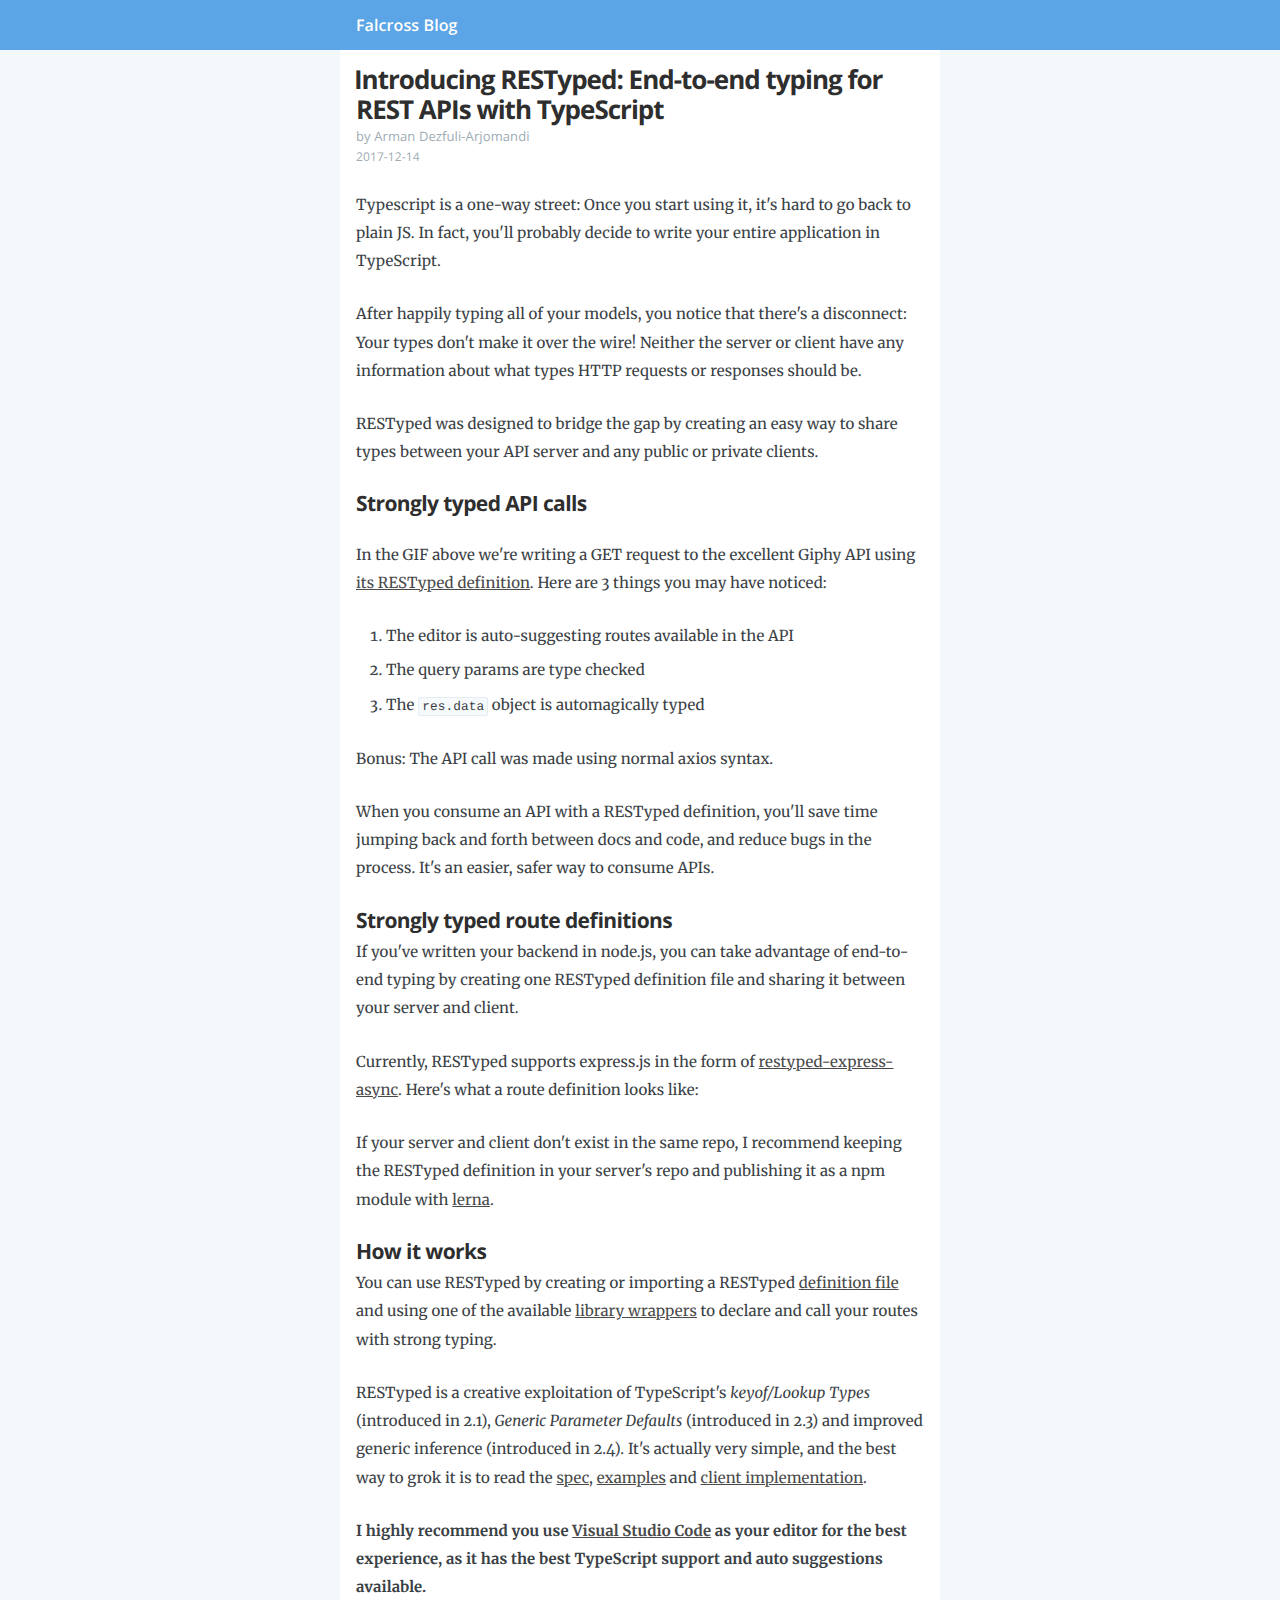
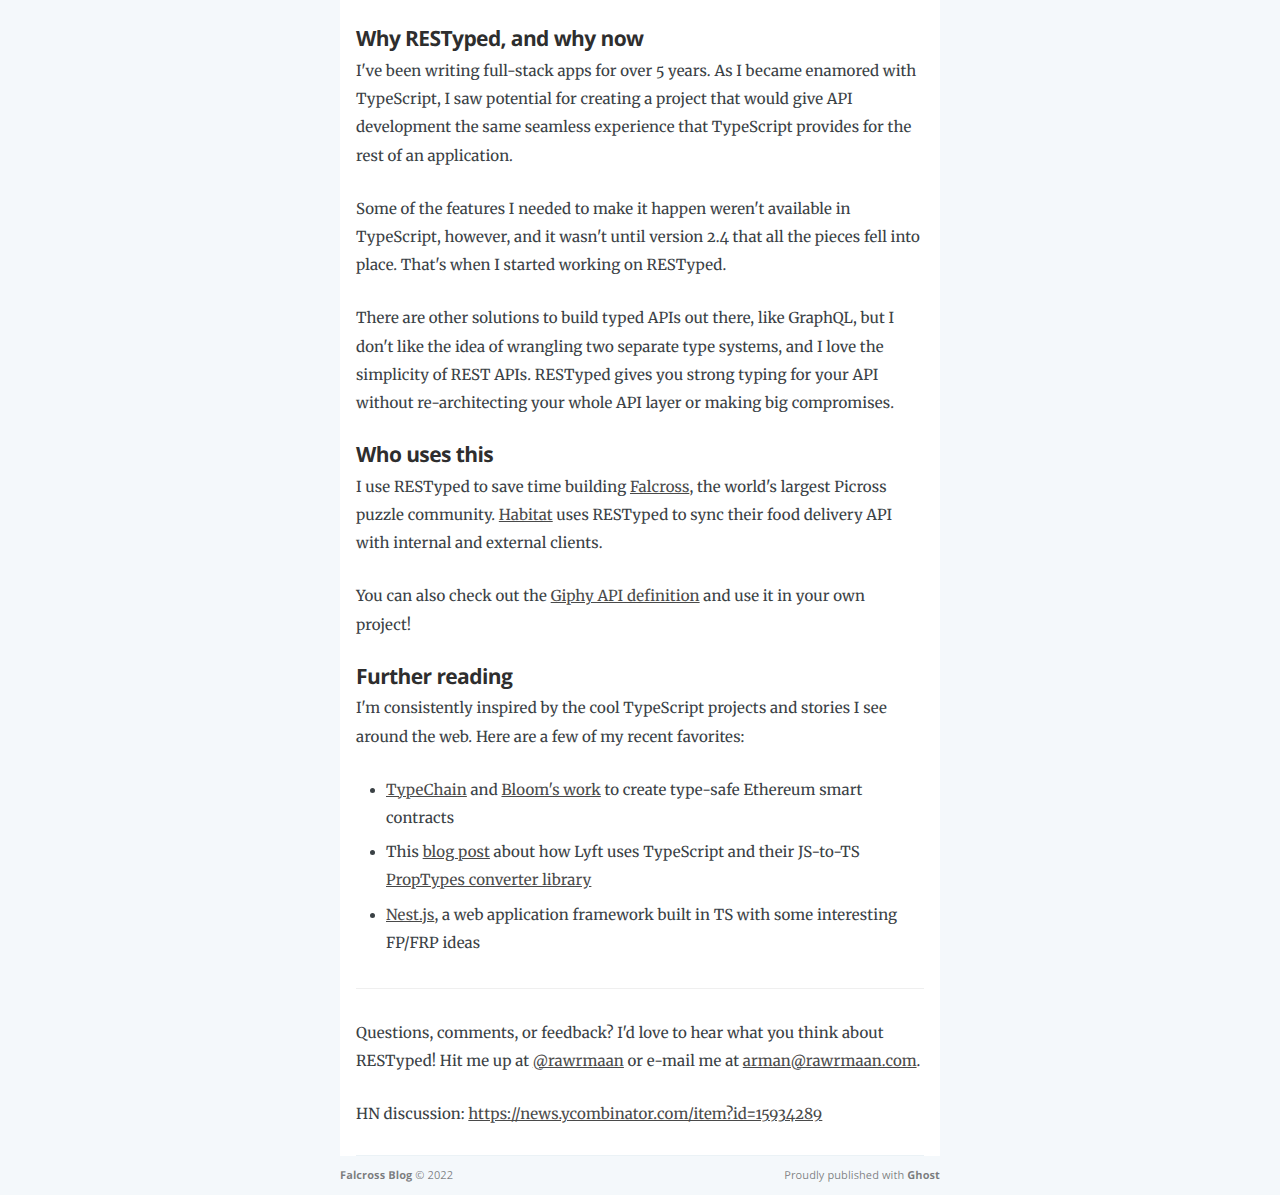
<file: introducing-restyped-end-to-end-typing-for-rest-apis-with-typescript/amp/index.html>
<!DOCTYPE html>
<html ⚡>
<head>
    <meta charset="utf-8">

    <title>Introducing RESTyped: End-to-end typing for REST APIs with TypeScript</title>
    <meta name="description" content="" />

    <meta name="HandheldFriendly" content="True" />
    <meta name="viewport" content="width=device-width,minimum-scale=1,initial-scale=1">

    <link rel="shortcut icon" href="../../favicon.ico">

    <link rel="canonical" href="../index.html" />
    <meta name="referrer" content="no-referrer-when-downgrade" />
    
    <meta property="og:site_name" content="Falcross Blog" />
    <meta property="og:type" content="article" />
    <meta property="og:title" content="Introducing RESTyped: End-to-end typing for REST APIs with TypeScript" />
    <meta property="og:description" content="Typescript is a one-way street: Once you start using it, it&#x27;s hard to go back to plain JS. In fact, you&#x27;ll probably decide to write your entire application in TypeScript. After happily typing all of your models, you notice that there&#x27;s a disconnect: Your types don&#x27;t make it over the" />
    <meta property="og:url" content="https://blog.falcross.com/introducing-restyped-end-to-end-typing-for-rest-apis-with-typescript/" />
    <meta property="article:published_time" content="2017-12-14T18:52:00.000Z" />
    <meta property="article:modified_time" content="2017-12-18T16:58:53.000Z" />
    <meta property="article:author" content="https://www.facebook.com/armana" />
    <meta name="twitter:card" content="summary" />
    <meta name="twitter:title" content="Introducing RESTyped: End-to-end typing for REST APIs with TypeScript" />
    <meta name="twitter:description" content="Typescript is a one-way street: Once you start using it, it&#x27;s hard to go back to plain JS. In fact, you&#x27;ll probably decide to write your entire application in TypeScript. After happily typing all of your models, you notice that there&#x27;s a disconnect: Your types don&#x27;t make it over the" />
    <meta name="twitter:url" content="https://blog.falcross.com/introducing-restyped-end-to-end-typing-for-rest-apis-with-typescript/" />
    <meta name="twitter:label1" content="Written by" />
    <meta name="twitter:data1" content="Arman Dezfuli-Arjomandi" />
    <meta name="twitter:creator" content="@rawrmaan" />
    
    <script type="application/ld+json">
{
    "@context": "https://schema.org",
    "@type": "Article",
    "publisher": {
        "@type": "Organization",
        "name": "Falcross Blog",
        "logo": "https://www.falcross.com/static/images/logo-blog.png"
    },
    "author": {
        "@type": "Person",
        "name": "Arman Dezfuli-Arjomandi",
        "image": {
            "@type": "ImageObject",
            "url": "//www.gravatar.com/avatar/b2ef4ee4f90da54c5ad156e14d2cd6a5?s=250&d=mm&r=x",
            "width": 250,
            "height": 250
        },
        "url": "https://blog.falcross.com/author/arman/",
        "sameAs": [
            "https://www.rawrmaan.com/",
            "https://www.facebook.com/armana",
            "https://twitter.com/rawrmaan"
        ]
    },
    "headline": "Introducing RESTyped: End-to-end typing for REST APIs with TypeScript",
    "url": "https://blog.falcross.com/introducing-restyped-end-to-end-typing-for-rest-apis-with-typescript/",
    "datePublished": "2017-12-14T18:52:00.000Z",
    "dateModified": "2017-12-18T16:58:53.000Z",
    "description": "Typescript is a one-way street: Once you start using it, it&#x27;s hard to go back to plain JS. In fact, you&#x27;ll probably decide to write your entire application in TypeScript. After happily typing all of your models, you notice that there&#x27;s a disconnect: Your types don&#x27;t make it over the",
    "mainEntityOfPage": {
        "@type": "WebPage",
        "@id": "https://blog.falcross.com"
    }
}
    </script>

    <meta name="generator" content="Ghost 0.11" />
    <link rel="alternate" type="application/rss+xml" title="Falcross Blog" href="../../rss/index.html" />

    <link rel="stylesheet" type="text/css" href="https://fonts.googleapis.com/css?family=Merriweather:300,700,700italic,300italic|Open+Sans:700,600,400" />
    <style amp-custom>
        /* ==========================================================================
           Table of Contents
           ========================================================================== */

        /*

            0. Normalize
            1. General
            2. Utilities
            3. AMP Post
            4. Footer

        */

        /* ==========================================================================
           0. normalize.css v3.0.3 | MIT License | git.io/normalize | (minified)
           ========================================================================== */

        html {
            font-family: sans-serif;

            -ms-text-size-adjust: 100%;
            -webkit-text-size-adjust: 100%;
        }
        body {
            margin: 0;
        }
        article,
        aside,
        details,
        figcaption,
        figure,
        footer,
        header,
        main,
        menu,
        nav,
        section,
        summary {
            display: block;
        }
        audio,
        canvas,
        progress,
        video {
            display: inline-block;
            vertical-align: baseline;
        }
        audio:not([controls]) {
            display: none;
            height: 0;
        }
        [hidden],
        template {
            display: none;
        }
        a {
            background-color: transparent;
        }
        a:active,
        a:hover {
            outline: 0;
        }
        abbr[title] {
            border-bottom: 1px dotted;
        }
        b,
        strong {
            font-weight: bold;
        }
        dfn {
            font-style: italic;
        }
        h1 {
            margin: 0.67em 0;
            font-size: 2em;
        }
        mark {
            background: #ff0;
            color: #000;
        }
        small {
            font-size: 80%;
        }
        sub,
        sup {
            position: relative;
            vertical-align: baseline;
            font-size: 75%;
            line-height: 0;
        }
        sup {
            top: -0.5em;
        }
        sub {
            bottom: -0.25em;
        }
        img {
            border: 0;
        }
        amp-img {
            border: 0;
        }
        svg:not(:root) {
            overflow: hidden;
        }
        figure {
            margin: 1em 40px;
        }
        hr {
            box-sizing: content-box;
            height: 0;
        }
        pre {
            overflow: auto;
        }
        code,
        kbd,
        pre,
        samp {
            font-family: monospace, monospace;
            font-size: 1em;
        }
        button,
        input,
        optgroup,
        select,
        textarea {
            margin: 0;
            color: inherit;
            font: inherit;
        }
        button {
            overflow: visible;
        }
        button,
        select {
            text-transform: none;
        }
        button,
        html input[type="button"],
        input[type="reset"],
        input[type="submit"] {
            cursor: pointer;

            -webkit-appearance: button;
        }
        button[disabled],
        html input[disabled] {
            cursor: default;
        }
        button::-moz-focus-inner,
        input::-moz-focus-inner {
            padding: 0;
            border: 0;
        }
        input {
            line-height: normal;
        }
        input[type="checkbox"],
        input[type="radio"] {
            box-sizing: border-box;
            padding: 0;
        }
        input[type="number"]::-webkit-inner-spin-button,
        input[type="number"]::-webkit-outer-spin-button {
            height: auto;
        }
        input[type="search"] {
            -webkit-appearance: textfield;
        }
        input[type="search"]::-webkit-search-cancel-button,
        input[type="search"]::-webkit-search-decoration {
            -webkit-appearance: none;
        }
        fieldset {
            margin: 0 2px;
            padding: 0.35em 0.625em 0.75em;
            border: 1px solid #c0c0c0;
        }
        legend {
            padding: 0;
            border: 0;
        }
        textarea {
            overflow: auto;
        }
        optgroup {
            font-weight: bold;
        }
        table {
            border-spacing: 0;
            border-collapse: collapse;
        }
        td,
        th {
            padding: 0;
        }


        /* ==========================================================================
           1. General - Setting up some base styles
           ========================================================================== */

        html {
            max-height: 100%;
            height: 100%;
            font-size: 62.5%;

            -webkit-tap-highlight-color: rgba(0, 0, 0, 0);
        }

        body {
            max-height: 100%;
            height: 100%;
            color: #3a4145;
            background: #f4f8fb;
            letter-spacing: 0.01rem;
            font-family: "Merriweather", serif;
            font-size: 1.8rem;
            line-height: 1.75em;
            text-rendering: geometricPrecision;

            -webkit-font-feature-settings: "kern" 1;
            -moz-font-feature-settings: "kern" 1;
            -o-font-feature-settings: "kern" 1;
        }

        ::-moz-selection {
            background: #d6edff;
        }

        ::selection {
            background: #d6edff;
        }

        h1,
        h2,
        h3,
        h4,
        h5,
        h6 {
            margin: 0 0 0.3em 0;
            color: #2e2e2e;
            font-family: "Open Sans", sans-serif;
            line-height: 1.15em;
            text-rendering: geometricPrecision;

            -webkit-font-feature-settings: "dlig" 1, "liga" 1, "lnum" 1, "kern" 1;
            -moz-font-feature-settings: "dlig" 1, "liga" 1, "lnum" 1, "kern" 1;
            -o-font-feature-settings: "dlig" 1, "liga" 1, "lnum" 1, "kern" 1;
        }

        h1 {
            text-indent: -2px;
            letter-spacing: -1px;
            font-size: 2.6rem;
        }

        h2 {
            letter-spacing: 0;
            font-size: 2.4rem;
        }

        h3 {
            letter-spacing: -0.6px;
            font-size: 2.1rem;
        }

        h4 {
            font-size: 1.9rem;
        }

        h5 {
            font-size: 1.8rem;
        }

        h6 {
            font-size: 1.8rem;
        }

        a {
            color: #4a4a4a;
        }

        a:hover {
            color: #111;
        }

        p,
        ul,
        ol,
        dl {
            margin: 0 0 2.5rem 0;
            font-size: 1.5rem;
            text-rendering: geometricPrecision;

            -webkit-font-feature-settings: "liga" 1, "onum" 1, "kern" 1;
            -moz-font-feature-settings: "liga" 1, "onum" 1, "kern" 1;
            -o-font-feature-settings: "liga" 1, "onum" 1, "kern" 1;
        }

        ol,
        ul {
            padding-left: 2em;
        }

        ol ol,
        ul ul,
        ul ol,
        ol ul {
            margin: 0 0 0.4em 0;
            padding-left: 2em;
        }

        dl dt {
            float: left;
            clear: left;
            overflow: hidden;
            margin-bottom: 1em;
            width: 180px;
            text-align: right;
            text-overflow: ellipsis;
            white-space: nowrap;
            font-weight: 700;
        }

        dl dd {
            margin-bottom: 1em;
            margin-left: 200px;
        }

        li {
            margin: 0.4em 0;
        }

        li li {
            margin: 0;
        }

        hr {
            display: block;
            margin: 1.75em 0;
            padding: 0;
            height: 1px;
            border: 0;
            border-top: #efefef 1px solid;
        }

        blockquote {
            box-sizing: border-box;
            margin: 1.75em 0 1.75em 0;
            padding: 0 0 0 1.75em;
            border-left: #4a4a4a 0.4em solid;

            -moz-box-sizing: border-box;
        }

        blockquote p {
            margin: 0.8em 0;
            font-style: italic;
        }

        blockquote small {
            display: inline-block;
            margin: 0.8em 0 0.8em 1.5em;
            color: #ccc;
            font-size: 0.9em;
        }

        blockquote small:before {
            content: "\2014 \00A0";
        }

        blockquote cite {
            font-weight: 700;
        }

        blockquote cite a {
            font-weight: normal;
        }

        mark {
            background-color: #fdffb6;
        }

        code,
        tt {
            padding: 1px 3px;
            border: #e3edf3 1px solid;
            background: #f7fafb;
            border-radius: 2px;
            white-space: pre-wrap;
            font-family: Inconsolata, monospace, sans-serif;
            font-size: 0.85em;
            font-feature-settings: "liga" 0;

            -webkit-font-feature-settings: "liga" 0;
            -moz-font-feature-settings: "liga" 0;
        }

        pre {
            overflow: auto;
            box-sizing: border-box;
            margin: 0 0 1.75em 0;
            padding: 10px;
            width: 100%;
            border: #e3edf3 1px solid;
            background: #f7fafb;
            border-radius: 3px;
            white-space: pre;
            font-family: Inconsolata, monospace, sans-serif;
            font-size: 0.9em;

            -moz-box-sizing: border-box;
        }

        pre code,
        pre tt {
            padding: 0;
            border: none;
            background: transparent;
            white-space: pre-wrap;
            font-size: inherit;
        }

        kbd {
            display: inline-block;
            margin-bottom: 0.4em;
            padding: 1px 8px;
            border: #ccc 1px solid;
            background: #f4f4f4;
            border-radius: 4px;
            box-shadow: 0 1px 0 rgba(0, 0, 0, 0.2),
            0 1px 0 0 #fff inset;
            color: #666;
            text-shadow: #fff 0 1px 0;
            font-size: 0.9em;
            font-weight: 700;
        }

        table {
            box-sizing: border-box;
            margin: 1.75em 0;
            max-width: 100%;
            width: 100%;
            background-color: transparent;

            -moz-box-sizing: border-box;
        }

        table th,
        table td {
            padding: 8px;
            border-top: #efefef 1px solid;
            vertical-align: top;
            text-align: left;
            line-height: 20px;
        }

        table th {
            color: #000;
        }

        table caption + thead tr:first-child th,
        table caption + thead tr:first-child td,
        table colgroup + thead tr:first-child th,
        table colgroup + thead tr:first-child td,
        table thead:first-child tr:first-child th,
        table thead:first-child tr:first-child td {
            border-top: 0;
        }

        table tbody + tbody {
            border-top: #efefef 2px solid;
        }

        table table table {
            background-color: #fff;
        }

        table tbody > tr:nth-child(odd) > td,
        table tbody > tr:nth-child(odd) > th {
            background-color: #f6f6f6;
        }

        table.plain tbody > tr:nth-child(odd) > td,
        table.plain tbody > tr:nth-child(odd) > th {
            background: transparent;
        }

        iframe,
        amp-iframe,
        .fluid-width-video-wrapper {
            display: block;
            margin: 1.75em 0;
        }

        /* When a video is inside the fitvids wrapper, drop the
        margin on the iframe, cause it breaks stuff. */
        .fluid-width-video-wrapper iframe,
        .fluid-width-video-wrapper amp-iframe {
            margin: 0;
        }

        textarea,
        select,
        input {
            margin: 0 0 5px 0;
            padding: 6px 9px;
            width: 260px;
            outline: 0;
            border: #e7eef2 1px solid;
            background: #fff;
            border-radius: 4px;
            box-shadow: none;
            font-family: "Open Sans", sans-serif;
            font-size: 1.6rem;
            line-height: 1.4em;
            font-weight: 100;

            -webkit-appearance: none;
        }

        textarea {
            min-width: 250px;
            min-height: 80px;
            max-width: 340px;
            width: 100%;
            height: auto;
        }

        input[type="text"]:focus,
        input[type="email"]:focus,
        input[type="search"]:focus,
        input[type="tel"]:focus,
        input[type="url"]:focus,
        input[type="password"]:focus,
        input[type="number"]:focus,
        input[type="date"]:focus,
        input[type="month"]:focus,
        input[type="week"]:focus,
        input[type="time"]:focus,
        input[type="datetime"]:focus,
        input[type="datetime-local"]:focus,
        textarea:focus {
            outline: none;
            outline-width: 0;
            border: #bbc7cc 1px solid;
            background: #fff;
        }

        select {
            width: 270px;
            height: 30px;
            line-height: 30px;
        }

        /* ==========================================================================
           2. Utilities
           ========================================================================== */

        /* Clears shit */
        .clearfix:before,
        .clearfix:after {
            content: " ";
            display: table;
        }
        .clearfix:after {
            clear: both;
        }
        .clearfix {
            zoom: 1;
        }

        /* ==========================================================================
           3. AMP Post
           ========================================================================== */



        .main-header {
            position: relative;
            display: table;
            overflow: hidden;
            box-sizing: border-box;
            width: 100%;
            height: 50px;
            background: #5ba4e5 no-repeat center center;
            background-size: cover;
            text-align: left;

            -webkit-box-sizing: border-box;
            -moz-box-sizing: border-box;
        }

        .content {
            background: #fff;
            padding-top: 15px;
        }
        .blog-title,
        .content {
            margin: auto;
            max-width: 600px;
        }

        .blog-title a {
            display: block;
            padding-right: 16px;
            padding-left: 16px;
            height: 50px;
            color: #fff;
            text-decoration: none;
            font-family: "Open Sans", sans-serif;
            font-size: 16px;
            line-height: 50px;
            font-weight: 600;
        }

        .post {
            position: relative;
            margin-top: 0;
            margin-right: 16px;
            margin-left: 16px;
            padding-bottom: 0;
            max-width: 100%;
            border-bottom: #ebf2f6 1px solid;
            word-wrap: break-word;
            font-size: 0.95em;
            line-height: 1.65em;
        }

        .post-header {
            margin-bottom: 1rem;
        }

        .post-title {
            margin-bottom: 0;
        }

        .post-title a {
            text-decoration: none;
        }

        .post-meta {
            display: block;
            margin: 3px 0 0 0;
            color: #9eabb3;
            font-family: "Open Sans", sans-serif;
            font-size: 1.3rem;
            line-height: 2.2rem;
        }

        .post-meta a {
            color: #9eabb3;
            text-decoration: none;
        }

        .post-meta a:hover {
            text-decoration: underline;
        }

        .post-meta .author {
            margin: 0;
            font-size: 1.3rem;
            line-height: 1.3em;
        }

        .post-date {
            display: inline-block;
            text-transform: uppercase;
            white-space: nowrap;
            font-size: 1.2rem;
            line-height: 1.2em;
        }

        .post-image {
            margin: 0;
            padding-top: 3rem;
            padding-bottom: 30px;
            border-top: 1px #E8E8E8 solid;
        }

        /* Keep images centered, and allow images wider than the main
           text column to break out. */
        .post-content amp-img,
        .post-content amp-anim {
            /* Centers an image by (1) pushing its left edge to the
               center of its container and (2) shifting the entire image
               in the opposite direction by half its own width.
               Works for images that are larger than their containers. */
            position: relative;
            left: 50%;
            display: block;
            padding: 0;
            min-width: 0;
            max-width: 112%; /* fallback when calc doesn't work */
            width: calc(100% + 32px); /* expand with to image + margins */
            height: auto;
            transform: translateX(-50%);

            -webkit-transform: translateX(-50%); /* for Safari and iOS */
            -ms-transform: translateX(-50%); /* for IE9 */
        }

        .footnotes {
            font-size: 1.3rem;
            line-height: 1.6em;
            font-style: italic;
        }

        .footnotes li {
            margin: 0.6rem 0;
        }

        .footnotes p {
            margin: 0;
        }

        .footnotes p a:last-child {
            text-decoration: none;
        }

        /* ==========================================================================
           4. Footer - The bottom the AMP Post
           ========================================================================== */

        .site-footer {
            position: relative;
            margin: 0 auto 20px auto;
            padding: 1rem 15px;
            max-width: 600px;
            color: rgba(0,0,0,0.5);
            font-family: "Open Sans", sans-serif;
            font-size: 1.1rem;
            line-height: 1.75em;
        }

        .site-footer a {
            color: rgba(0,0,0,0.5);
            text-decoration: none;
            font-weight: bold;
        }

        .site-footer a:hover {
            border-bottom: #bbc7cc 1px solid;
        }

        .poweredby {
            display: block;
            float: right;
            width: 45%;
            text-align: right;
        }

        .copyright {
            display: block;
            float: left;
            width: 45%;
        }
    </style>

    <style amp-boilerplate>body{-webkit-animation:-amp-start 8s steps(1,end) 0s 1 normal both;-moz-animation:-amp-start 8s steps(1,end) 0s 1 normal both;-ms-animation:-amp-start 8s steps(1,end) 0s 1 normal both;animation:-amp-start 8s steps(1,end) 0s 1 normal both}@-webkit-keyframes -amp-start{from{visibility:hidden}to{visibility:visible}}@-moz-keyframes -amp-start{from{visibility:hidden}to{visibility:visible}}@-ms-keyframes -amp-start{from{visibility:hidden}to{visibility:visible}}@-o-keyframes -amp-start{from{visibility:hidden}to{visibility:visible}}@keyframes -amp-start{from{visibility:hidden}to{visibility:visible}}</style><noscript><style amp-boilerplate>body{-webkit-animation:none;-moz-animation:none;-ms-animation:none;animation:none}</style></noscript>
    <script async src="https://cdn.ampproject.org/v0.js"></script>

    <script async custom-element="amp-anim" src="https://cdn.ampproject.org/v0/amp-anim-0.1.js"></script>

</head>

<body class="amp-template">
    <header class="main-header">
        <nav class="blog-title">
            <a href="../../index.html">Falcross Blog</a>
        </nav>
    </header>

    <main class="content" role="main">
        <article class="post">

            <header class="post-header">
                <h1 class="post-title">Introducing RESTyped: End-to-end typing for REST APIs with TypeScript</h1>
                <section class="post-meta">
                    <p class="author">by <a href="../../author/arman">Arman Dezfuli-Arjomandi</a></p>
                    <time class="post-date" datetime="2017-12-14">2017-12-14</time>
                </section>
            </header>
            <section class="post-content">

                <p><amp-img src="../assets/logo-padded.png" alt width="485" height="147" layout="responsive"></amp-img></p>

<p>Typescript is a one-way street: Once you start using it, it's hard to go back to plain JS. In fact, you'll probably decide to write your entire application in TypeScript.</p>

<p>After happily typing all of your models, you notice that there's a disconnect: Your types don't make it over the wire! Neither the server or client have any information about what types HTTP requests or responses should be.</p>

<p>RESTyped was designed to bridge the gap by creating an easy way to share types between your API server and any public or private clients.</p>

<h3 id="stronglytypedapicalls">Strongly typed API calls</h3>

<p><amp-anim src="../assets/demo_opt.gif" alt width="1200" height="731" layout="responsive"></amp-anim></p>

<p>In the GIF above we're writing a GET request to the excellent Giphy API using <a href="https://github.com/rawrmaan/restyped-giphy-api">its RESTyped definition</a>. Here are 3 things you may have noticed:</p>

<ol>
<li>The editor is auto-suggesting routes available in the API  </li>
<li>The query params are type checked  </li>
<li>The <code>res.data</code> object is automagically typed</li>
</ol>

<p>Bonus: The API call was made using normal axios syntax.</p>

<p>When you consume an API with a RESTyped definition, you'll save time jumping back and forth between docs and code, and reduce bugs in the process. It's an easier, safer way to consume APIs.</p>

<h3 id="stronglytypedroutedefinitions">Strongly typed route definitions</h3>

<p>If you've written your backend in node.js, you can take advantage of end-to-end typing by creating one RESTyped definition file and sharing it between your server and client.</p>

<p>Currently, RESTyped supports express.js in the form of <a href="https://github.com/rawrmaan/restyped-express-async">restyped-express-async</a>. Here's what a route definition looks like:</p>



<p>If your server and client don't exist in the same repo, I recommend keeping the RESTyped definition in your server's repo and publishing it as a npm module with <a href="https://github.com/lerna/lerna">lerna</a>.</p>

<h3 id="howitworks">How it works</h3>

<p>You can use RESTyped by creating or importing a RESTyped <a href="https://github.com/rawrmaan/restyped#specification">definition file</a> and using one of the available <a href="https://github.com/rawrmaan/restyped#how-to-use-it">library wrappers</a> to declare and call your routes with strong typing.</p>

<p>RESTyped is a creative exploitation of TypeScript's <em>keyof/Lookup Types</em> (introduced in 2.1), <em>Generic Parameter Defaults</em> (introduced in 2.3) and improved generic inference (introduced in 2.4). It's actually very simple, and the best way to grok it is to read the <a href="https://github.com/rawrmaan/restyped#specification">spec</a>, <a href="https://github.com/rawrmaan/restyped#full-stack-example">examples</a> and <a href="https://github.com/rawrmaan/restyped-axios/blob/master/index.ts">client implementation</a>.</p>

<p><strong>I highly recommend you use <a href="https://github.com/Microsoft/vscode">Visual Studio Code</a> as your editor for the best experience, as it has the best TypeScript support and auto suggestions available.</strong></p>

<h3 id="whyrestypedandwhynow">Why RESTyped, and why now</h3>

<p>I've been writing full-stack apps for over 5 years. As I became enamored with TypeScript, I saw potential for creating a project that would give API development the same seamless experience that TypeScript provides for the rest of an application.</p>

<p>Some of the features I needed to make it happen weren't available in TypeScript, however, and it wasn't until version 2.4 that all the pieces fell into place. That's when I started working on RESTyped.</p>

<p>There are other solutions to build typed APIs out there, like GraphQL, but I don't like the idea of wrangling two separate type systems, and I love the simplicity of REST APIs. RESTyped gives you strong typing for your API without re-architecting your whole API layer or making big compromises.</p>

<h3 id="whousesthis">Who uses this</h3>

<p>I use RESTyped to save time building <a href="https://www.falcross.com/">Falcross</a>, the world's largest Picross puzzle community. <a href="https://www.tryhabitat.com/">Habitat</a> uses RESTyped to sync their food delivery API with internal and external clients.</p>

<p>You can also check out the <a href="https://github.com/rawrmaan/restyped-giphy-api">Giphy API definition</a> and use it in your own project!</p>

<h3 id="furtherreading">Further reading</h3>

<p>I'm consistently inspired by the cool TypeScript projects and stories I see around the web. Here are a few of my recent favorites:</p>

<ul>
<li><a href="https://github.com/Neufund/TypeChain">TypeChain</a> and <a href="https://blog.hellobloom.io/how-typescript-makes-smart-contracts-easier-to-test-and-more-robust-c612a2d99537">Bloom's work</a> to create type-safe Ethereum smart contracts</li>
<li>This <a href="https://eng.lyft.com/typescript-at-lyft-64f0702346ea">blog post</a> about how Lyft uses TypeScript and their JS-to-TS <a href="https://github.com/lyft/react-javascript-to-typescript-transform">PropTypes converter library</a></li>
<li><a href="https://github.com/nestjs/nest">Nest.js</a>, a web application framework built in TS with some interesting FP/FRP ideas</li>
</ul>

<hr></hr>

<p>Questions, comments, or feedback? I'd love to hear what you think about RESTyped! Hit me up at <a href="https://www.twitter.com/rawrmaan">@rawrmaan</a> or e-mail me at <a href="mailto:arman@rawrmaan.com">arman@rawrmaan.com</a>.</p>

<p>HN discussion: <a href="https://news.ycombinator.com/item?id=15934289">https://news.ycombinator.com/item?id=15934289</a></p>

            </section>

        </article>
    </main>
    <footer class="site-footer clearfix">
        <section class="copyright"><a href="../../index.html">Falcross Blog</a> &copy; 2022</section>
        <section class="poweredby">Proudly published with <a href="https://ghost.org">Ghost</a></section>
    </footer>
</body>
</html>
</file>
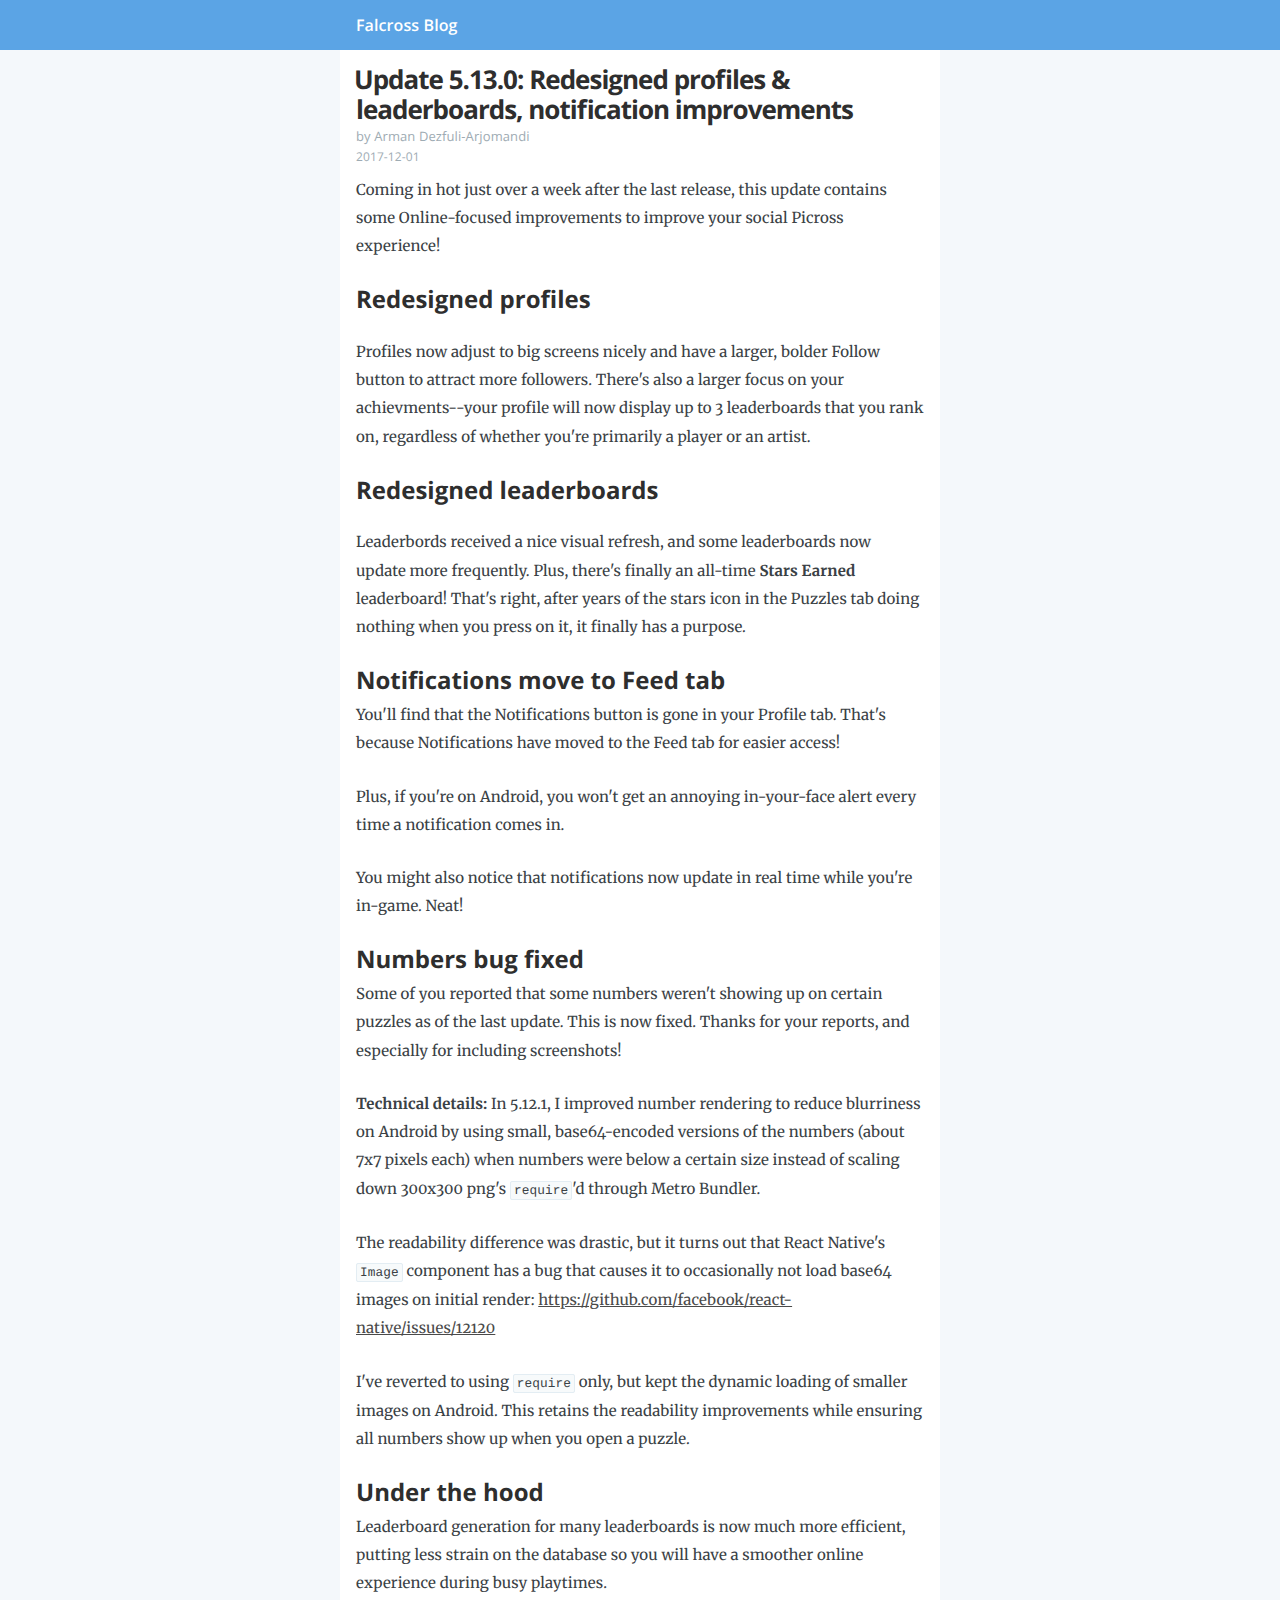
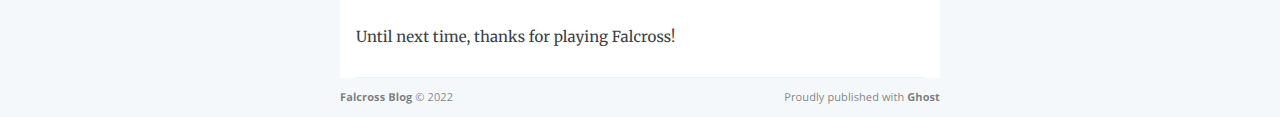
<file: update-5-13-0-redesigned-profiles-leaderboards-notification-improvements/amp/index.html>
<!DOCTYPE html>
<html ⚡>
  <head>
    <meta charset="utf-8" />

    <title>
      Update 5.13.0: Redesigned profiles &amp; leaderboards, notification
      improvements
    </title>
    <meta name="description" content="" />

    <meta name="HandheldFriendly" content="True" />
    <meta
      name="viewport"
      content="width=device-width,minimum-scale=1,initial-scale=1"
    />

    <link rel="shortcut icon" href="../../favicon.ico" />
    <link rel="canonical" href="../index.html" />
    
    <meta name="referrer" content="no-referrer-when-downgrade" />

    <meta property="og:site_name" content="Falcross Blog" />
    <meta property="og:type" content="article" />
    <meta
      property="og:title"
      content="Update 5.13.0: Redesigned profiles &amp; leaderboards, notification improvements"
    />
    <meta
      property="og:description"
      content="Coming in hot just over a week after the last release, this update contains some Online-focused improvements to improve your social Picross experience! Redesigned profiles Profiles now adjust to big screens nicely and have a larger, bolder Follow button to attract more followers. There&#x27;s also a larger focus on your"
    />
    <meta
      property="og:url"
      content="https://blog.falcross.com/update-5-13-0-redesigned-profiles-leaderboards-notification-improvements/"
    />
    <meta
      property="article:published_time"
      content="2017-12-01T23:36:00.000Z"
    />
    <meta property="article:modified_time" content="2017-12-02T15:44:30.000Z" />
    <meta property="article:author" content="https://www.facebook.com/armana" />
    <meta name="twitter:card" content="summary" />
    <meta
      name="twitter:title"
      content="Update 5.13.0: Redesigned profiles &amp; leaderboards, notification improvements"
    />
    <meta
      name="twitter:description"
      content="Coming in hot just over a week after the last release, this update contains some Online-focused improvements to improve your social Picross experience! Redesigned profiles Profiles now adjust to big screens nicely and have a larger, bolder Follow button to attract more followers. There&#x27;s also a larger focus on your"
    />
    <meta
      name="twitter:url"
      content="https://blog.falcross.com/update-5-13-0-redesigned-profiles-leaderboards-notification-improvements/"
    />
    <meta name="twitter:label1" content="Written by" />
    <meta name="twitter:data1" content="Arman Dezfuli-Arjomandi" />
    <meta name="twitter:creator" content="@rawrmaan" />

    <script type="application/ld+json">
      {
        "@context": "https://schema.org",
        "@type": "Article",
        "publisher": {
          "@type": "Organization",
          "name": "Falcross Blog",
          "logo": "https://www.falcross.com/static/images/logo-blog.png"
        },
        "author": {
          "@type": "Person",
          "name": "Arman Dezfuli-Arjomandi",
          "image": {
            "@type": "ImageObject",
            "url": "//www.gravatar.com/avatar/b2ef4ee4f90da54c5ad156e14d2cd6a5?s=250&d=mm&r=x",
            "width": 250,
            "height": 250
          },
          "url": "https://blog.falcross.com/author/arman/",
          "sameAs": [
            "https://www.rawrmaan.com/",
            "https://www.facebook.com/armana",
            "https://twitter.com/rawrmaan"
          ]
        },
        "headline": "Update 5.13.0: Redesigned profiles &amp; leaderboards, notification improvements",
        "url": "https://blog.falcross.com/update-5-13-0-redesigned-profiles-leaderboards-notification-improvements/",
        "datePublished": "2017-12-01T23:36:00.000Z",
        "dateModified": "2017-12-02T15:44:30.000Z",
        "description": "Coming in hot just over a week after the last release, this update contains some Online-focused improvements to improve your social Picross experience! Redesigned profiles Profiles now adjust to big screens nicely and have a larger, bolder Follow button to attract more followers. There&#x27;s also a larger focus on your",
        "mainEntityOfPage": {
          "@type": "WebPage",
          "@id": "https://blog.falcross.com"
        }
      }
    </script>

    <meta name="generator" content="Ghost 0.11" />
    <link
      rel="alternate"
      type="application/rss+xml"
      title="Falcross Blog"
      href="../../rss/index.html"
    />

    <link
      rel="stylesheet"
      type="text/css"
      href="https://fonts.googleapis.com/css?family=Merriweather:300,700,700italic,300italic|Open+Sans:700,600,400"
    />
    <style amp-custom>
      /* ==========================================================================
           Table of Contents
           ========================================================================== */

      /*

            0. Normalize
            1. General
            2. Utilities
            3. AMP Post
            4. Footer

        */

      /* ==========================================================================
           0. normalize.css v3.0.3 | MIT License | git.io/normalize | (minified)
           ========================================================================== */

      html {
        font-family: sans-serif;

        -ms-text-size-adjust: 100%;
        -webkit-text-size-adjust: 100%;
      }
      body {
        margin: 0;
      }
      article,
      aside,
      details,
      figcaption,
      figure,
      footer,
      header,
      main,
      menu,
      nav,
      section,
      summary {
        display: block;
      }
      audio,
      canvas,
      progress,
      video {
        display: inline-block;
        vertical-align: baseline;
      }
      audio:not([controls]) {
        display: none;
        height: 0;
      }
      [hidden],
      template {
        display: none;
      }
      a {
        background-color: transparent;
      }
      a:active,
      a:hover {
        outline: 0;
      }
      abbr[title] {
        border-bottom: 1px dotted;
      }
      b,
      strong {
        font-weight: bold;
      }
      dfn {
        font-style: italic;
      }
      h1 {
        margin: 0.67em 0;
        font-size: 2em;
      }
      mark {
        background: #ff0;
        color: #000;
      }
      small {
        font-size: 80%;
      }
      sub,
      sup {
        position: relative;
        vertical-align: baseline;
        font-size: 75%;
        line-height: 0;
      }
      sup {
        top: -0.5em;
      }
      sub {
        bottom: -0.25em;
      }
      img {
        border: 0;
      }
      amp-img {
        border: 0;
      }
      svg:not(:root) {
        overflow: hidden;
      }
      figure {
        margin: 1em 40px;
      }
      hr {
        box-sizing: content-box;
        height: 0;
      }
      pre {
        overflow: auto;
      }
      code,
      kbd,
      pre,
      samp {
        font-family: monospace, monospace;
        font-size: 1em;
      }
      button,
      input,
      optgroup,
      select,
      textarea {
        margin: 0;
        color: inherit;
        font: inherit;
      }
      button {
        overflow: visible;
      }
      button,
      select {
        text-transform: none;
      }
      button,
      html input[type="button"],
      input[type="reset"],
      input[type="submit"] {
        cursor: pointer;

        -webkit-appearance: button;
      }
      button[disabled],
      html input[disabled] {
        cursor: default;
      }
      button::-moz-focus-inner,
      input::-moz-focus-inner {
        padding: 0;
        border: 0;
      }
      input {
        line-height: normal;
      }
      input[type="checkbox"],
      input[type="radio"] {
        box-sizing: border-box;
        padding: 0;
      }
      input[type="number"]::-webkit-inner-spin-button,
      input[type="number"]::-webkit-outer-spin-button {
        height: auto;
      }
      input[type="search"] {
        -webkit-appearance: textfield;
      }
      input[type="search"]::-webkit-search-cancel-button,
      input[type="search"]::-webkit-search-decoration {
        -webkit-appearance: none;
      }
      fieldset {
        margin: 0 2px;
        padding: 0.35em 0.625em 0.75em;
        border: 1px solid #c0c0c0;
      }
      legend {
        padding: 0;
        border: 0;
      }
      textarea {
        overflow: auto;
      }
      optgroup {
        font-weight: bold;
      }
      table {
        border-spacing: 0;
        border-collapse: collapse;
      }
      td,
      th {
        padding: 0;
      }

      /* ==========================================================================
           1. General - Setting up some base styles
           ========================================================================== */

      html {
        max-height: 100%;
        height: 100%;
        font-size: 62.5%;

        -webkit-tap-highlight-color: rgba(0, 0, 0, 0);
      }

      body {
        max-height: 100%;
        height: 100%;
        color: #3a4145;
        background: #f4f8fb;
        letter-spacing: 0.01rem;
        font-family: "Merriweather", serif;
        font-size: 1.8rem;
        line-height: 1.75em;
        text-rendering: geometricPrecision;

        -webkit-font-feature-settings: "kern" 1;
        -moz-font-feature-settings: "kern" 1;
        -o-font-feature-settings: "kern" 1;
      }

      ::-moz-selection {
        background: #d6edff;
      }

      ::selection {
        background: #d6edff;
      }

      h1,
      h2,
      h3,
      h4,
      h5,
      h6 {
        margin: 0 0 0.3em 0;
        color: #2e2e2e;
        font-family: "Open Sans", sans-serif;
        line-height: 1.15em;
        text-rendering: geometricPrecision;

        -webkit-font-feature-settings: "dlig" 1, "liga" 1, "lnum" 1, "kern" 1;
        -moz-font-feature-settings: "dlig" 1, "liga" 1, "lnum" 1, "kern" 1;
        -o-font-feature-settings: "dlig" 1, "liga" 1, "lnum" 1, "kern" 1;
      }

      h1 {
        text-indent: -2px;
        letter-spacing: -1px;
        font-size: 2.6rem;
      }

      h2 {
        letter-spacing: 0;
        font-size: 2.4rem;
      }

      h3 {
        letter-spacing: -0.6px;
        font-size: 2.1rem;
      }

      h4 {
        font-size: 1.9rem;
      }

      h5 {
        font-size: 1.8rem;
      }

      h6 {
        font-size: 1.8rem;
      }

      a {
        color: #4a4a4a;
      }

      a:hover {
        color: #111;
      }

      p,
      ul,
      ol,
      dl {
        margin: 0 0 2.5rem 0;
        font-size: 1.5rem;
        text-rendering: geometricPrecision;

        -webkit-font-feature-settings: "liga" 1, "onum" 1, "kern" 1;
        -moz-font-feature-settings: "liga" 1, "onum" 1, "kern" 1;
        -o-font-feature-settings: "liga" 1, "onum" 1, "kern" 1;
      }

      ol,
      ul {
        padding-left: 2em;
      }

      ol ol,
      ul ul,
      ul ol,
      ol ul {
        margin: 0 0 0.4em 0;
        padding-left: 2em;
      }

      dl dt {
        float: left;
        clear: left;
        overflow: hidden;
        margin-bottom: 1em;
        width: 180px;
        text-align: right;
        text-overflow: ellipsis;
        white-space: nowrap;
        font-weight: 700;
      }

      dl dd {
        margin-bottom: 1em;
        margin-left: 200px;
      }

      li {
        margin: 0.4em 0;
      }

      li li {
        margin: 0;
      }

      hr {
        display: block;
        margin: 1.75em 0;
        padding: 0;
        height: 1px;
        border: 0;
        border-top: #efefef 1px solid;
      }

      blockquote {
        box-sizing: border-box;
        margin: 1.75em 0 1.75em 0;
        padding: 0 0 0 1.75em;
        border-left: #4a4a4a 0.4em solid;

        -moz-box-sizing: border-box;
      }

      blockquote p {
        margin: 0.8em 0;
        font-style: italic;
      }

      blockquote small {
        display: inline-block;
        margin: 0.8em 0 0.8em 1.5em;
        color: #ccc;
        font-size: 0.9em;
      }

      blockquote small:before {
        content: "\2014 \00A0";
      }

      blockquote cite {
        font-weight: 700;
      }

      blockquote cite a {
        font-weight: normal;
      }

      mark {
        background-color: #fdffb6;
      }

      code,
      tt {
        padding: 1px 3px;
        border: #e3edf3 1px solid;
        background: #f7fafb;
        border-radius: 2px;
        white-space: pre-wrap;
        font-family: Inconsolata, monospace, sans-serif;
        font-size: 0.85em;
        font-feature-settings: "liga" 0;

        -webkit-font-feature-settings: "liga" 0;
        -moz-font-feature-settings: "liga" 0;
      }

      pre {
        overflow: auto;
        box-sizing: border-box;
        margin: 0 0 1.75em 0;
        padding: 10px;
        width: 100%;
        border: #e3edf3 1px solid;
        background: #f7fafb;
        border-radius: 3px;
        white-space: pre;
        font-family: Inconsolata, monospace, sans-serif;
        font-size: 0.9em;

        -moz-box-sizing: border-box;
      }

      pre code,
      pre tt {
        padding: 0;
        border: none;
        background: transparent;
        white-space: pre-wrap;
        font-size: inherit;
      }

      kbd {
        display: inline-block;
        margin-bottom: 0.4em;
        padding: 1px 8px;
        border: #ccc 1px solid;
        background: #f4f4f4;
        border-radius: 4px;
        box-shadow: 0 1px 0 rgba(0, 0, 0, 0.2), 0 1px 0 0 #fff inset;
        color: #666;
        text-shadow: #fff 0 1px 0;
        font-size: 0.9em;
        font-weight: 700;
      }

      table {
        box-sizing: border-box;
        margin: 1.75em 0;
        max-width: 100%;
        width: 100%;
        background-color: transparent;

        -moz-box-sizing: border-box;
      }

      table th,
      table td {
        padding: 8px;
        border-top: #efefef 1px solid;
        vertical-align: top;
        text-align: left;
        line-height: 20px;
      }

      table th {
        color: #000;
      }

      table caption + thead tr:first-child th,
      table caption + thead tr:first-child td,
      table colgroup + thead tr:first-child th,
      table colgroup + thead tr:first-child td,
      table thead:first-child tr:first-child th,
      table thead:first-child tr:first-child td {
        border-top: 0;
      }

      table tbody + tbody {
        border-top: #efefef 2px solid;
      }

      table table table {
        background-color: #fff;
      }

      table tbody > tr:nth-child(odd) > td,
      table tbody > tr:nth-child(odd) > th {
        background-color: #f6f6f6;
      }

      table.plain tbody > tr:nth-child(odd) > td,
      table.plain tbody > tr:nth-child(odd) > th {
        background: transparent;
      }

      iframe,
      amp-iframe,
      .fluid-width-video-wrapper {
        display: block;
        margin: 1.75em 0;
      }

      /* When a video is inside the fitvids wrapper, drop the
        margin on the iframe, cause it breaks stuff. */
      .fluid-width-video-wrapper iframe,
      .fluid-width-video-wrapper amp-iframe {
        margin: 0;
      }

      textarea,
      select,
      input {
        margin: 0 0 5px 0;
        padding: 6px 9px;
        width: 260px;
        outline: 0;
        border: #e7eef2 1px solid;
        background: #fff;
        border-radius: 4px;
        box-shadow: none;
        font-family: "Open Sans", sans-serif;
        font-size: 1.6rem;
        line-height: 1.4em;
        font-weight: 100;

        -webkit-appearance: none;
      }

      textarea {
        min-width: 250px;
        min-height: 80px;
        max-width: 340px;
        width: 100%;
        height: auto;
      }

      input[type="text"]:focus,
      input[type="email"]:focus,
      input[type="search"]:focus,
      input[type="tel"]:focus,
      input[type="url"]:focus,
      input[type="password"]:focus,
      input[type="number"]:focus,
      input[type="date"]:focus,
      input[type="month"]:focus,
      input[type="week"]:focus,
      input[type="time"]:focus,
      input[type="datetime"]:focus,
      input[type="datetime-local"]:focus,
      textarea:focus {
        outline: none;
        outline-width: 0;
        border: #bbc7cc 1px solid;
        background: #fff;
      }

      select {
        width: 270px;
        height: 30px;
        line-height: 30px;
      }

      /* ==========================================================================
           2. Utilities
           ========================================================================== */

      /* Clears shit */
      .clearfix:before,
      .clearfix:after {
        content: " ";
        display: table;
      }
      .clearfix:after {
        clear: both;
      }
      .clearfix {
        zoom: 1;
      }

      /* ==========================================================================
           3. AMP Post
           ========================================================================== */

      .main-header {
        position: relative;
        display: table;
        overflow: hidden;
        box-sizing: border-box;
        width: 100%;
        height: 50px;
        background: #5ba4e5 no-repeat center center;
        background-size: cover;
        text-align: left;

        -webkit-box-sizing: border-box;
        -moz-box-sizing: border-box;
      }

      .content {
        background: #fff;
        padding-top: 15px;
      }
      .blog-title,
      .content {
        margin: auto;
        max-width: 600px;
      }

      .blog-title a {
        display: block;
        padding-right: 16px;
        padding-left: 16px;
        height: 50px;
        color: #fff;
        text-decoration: none;
        font-family: "Open Sans", sans-serif;
        font-size: 16px;
        line-height: 50px;
        font-weight: 600;
      }

      .post {
        position: relative;
        margin-top: 0;
        margin-right: 16px;
        margin-left: 16px;
        padding-bottom: 0;
        max-width: 100%;
        border-bottom: #ebf2f6 1px solid;
        word-wrap: break-word;
        font-size: 0.95em;
        line-height: 1.65em;
      }

      .post-header {
        margin-bottom: 1rem;
      }

      .post-title {
        margin-bottom: 0;
      }

      .post-title a {
        text-decoration: none;
      }

      .post-meta {
        display: block;
        margin: 3px 0 0 0;
        color: #9eabb3;
        font-family: "Open Sans", sans-serif;
        font-size: 1.3rem;
        line-height: 2.2rem;
      }

      .post-meta a {
        color: #9eabb3;
        text-decoration: none;
      }

      .post-meta a:hover {
        text-decoration: underline;
      }

      .post-meta .author {
        margin: 0;
        font-size: 1.3rem;
        line-height: 1.3em;
      }

      .post-date {
        display: inline-block;
        text-transform: uppercase;
        white-space: nowrap;
        font-size: 1.2rem;
        line-height: 1.2em;
      }

      .post-image {
        margin: 0;
        padding-top: 3rem;
        padding-bottom: 30px;
        border-top: 1px #e8e8e8 solid;
      }

      /* Keep images centered, and allow images wider than the main
           text column to break out. */
      .post-content amp-img,
      .post-content amp-anim {
        /* Centers an image by (1) pushing its left edge to the
               center of its container and (2) shifting the entire image
               in the opposite direction by half its own width.
               Works for images that are larger than their containers. */
        position: relative;
        left: 50%;
        display: block;
        padding: 0;
        min-width: 0;
        max-width: 112%; /* fallback when calc doesn't work */
        width: calc(100% + 32px); /* expand with to image + margins */
        height: auto;
        transform: translateX(-50%);

        -webkit-transform: translateX(-50%); /* for Safari and iOS */
        -ms-transform: translateX(-50%); /* for IE9 */
      }

      .footnotes {
        font-size: 1.3rem;
        line-height: 1.6em;
        font-style: italic;
      }

      .footnotes li {
        margin: 0.6rem 0;
      }

      .footnotes p {
        margin: 0;
      }

      .footnotes p a:last-child {
        text-decoration: none;
      }

      /* ==========================================================================
           4. Footer - The bottom the AMP Post
           ========================================================================== */

      .site-footer {
        position: relative;
        margin: 0 auto 20px auto;
        padding: 1rem 15px;
        max-width: 600px;
        color: rgba(0, 0, 0, 0.5);
        font-family: "Open Sans", sans-serif;
        font-size: 1.1rem;
        line-height: 1.75em;
      }

      .site-footer a {
        color: rgba(0, 0, 0, 0.5);
        text-decoration: none;
        font-weight: bold;
      }

      .site-footer a:hover {
        border-bottom: #bbc7cc 1px solid;
      }

      .poweredby {
        display: block;
        float: right;
        width: 45%;
        text-align: right;
      }

      .copyright {
        display: block;
        float: left;
        width: 45%;
      }
    </style>

    <style amp-boilerplate>
      body {
        -webkit-animation: -amp-start 8s steps(1, end) 0s 1 normal both;
        -moz-animation: -amp-start 8s steps(1, end) 0s 1 normal both;
        -ms-animation: -amp-start 8s steps(1, end) 0s 1 normal both;
        animation: -amp-start 8s steps(1, end) 0s 1 normal both;
      }
      @-webkit-keyframes -amp-start {
        from {
          visibility: hidden;
        }
        to {
          visibility: visible;
        }
      }
      @-moz-keyframes -amp-start {
        from {
          visibility: hidden;
        }
        to {
          visibility: visible;
        }
      }
      @-ms-keyframes -amp-start {
        from {
          visibility: hidden;
        }
        to {
          visibility: visible;
        }
      }
      @-o-keyframes -amp-start {
        from {
          visibility: hidden;
        }
        to {
          visibility: visible;
        }
      }
      @keyframes -amp-start {
        from {
          visibility: hidden;
        }
        to {
          visibility: visible;
        }
      }
    </style>
    <noscript
      ><style amp-boilerplate>
        body {
          -webkit-animation: none;
          -moz-animation: none;
          -ms-animation: none;
          animation: none;
        }
      </style></noscript
    >
    <script async src="https://cdn.ampproject.org/v0.js"></script>
  </head>

  <body class="amp-template">
    <header class="main-header">
      <nav class="blog-title">
        <a href="../../index.html">Falcross Blog</a>
      </nav>
    </header>

    <main class="content" role="main">
      <article class="post">
        <header class="post-header">
          <h1 class="post-title">
            Update 5.13.0: Redesigned profiles &amp; leaderboards, notification
            improvements
          </h1>
          <section class="post-meta">
            <p class="author">
              by <a href="../../author/arman">Arman Dezfuli-Arjomandi</a>
            </p>
            <time class="post-date" datetime="2017-12-01">2017-12-01</time>
          </section>
        </header>
        <section class="post-content">
          <p>
            Coming in hot just over a week after the last release, this update
            contains some Online-focused improvements to improve your social
            Picross experience!
          </p>

          <h2 id="redesignedprofiles">Redesigned profiles</h2>

          <p>
            <amp-img
              src="../assets/profile-redesign.png"
              alt
              width="1200"
              height="800"
              layout="responsive"
            ></amp-img>
          </p>

          <p>
            Profiles now adjust to big screens nicely and have a larger, bolder
            Follow button to attract more followers. There's also a larger focus
            on your achievments--your profile will now display up to 3
            leaderboards that you rank on, regardless of whether you're
            primarily a player or an artist.
          </p>

          <h2 id="redesignedleaderboards">Redesigned leaderboards</h2>

          <p>
            <amp-img
              src="../assets/leaderboard-redesign.png"
              alt
              width="1200"
              height="800"
              layout="responsive"
            ></amp-img>
          </p>

          <p>
            Leaderbords received a nice visual refresh, and some leaderboards
            now update more frequently. Plus, there's finally an all-time
            <strong>Stars Earned</strong> leaderboard! That's right, after years
            of the stars icon in the Puzzles tab doing nothing when you press on
            it, it finally has a purpose.
          </p>

          <h2 id="notificationsmovetofeedtab">
            Notifications move to Feed tab
          </h2>

          <p>
            You'll find that the Notifications button is gone in your Profile
            tab. That's because Notifications have moved to the Feed tab for
            easier access!
          </p>

          <p>
            Plus, if you're on Android, you won't get an annoying in-your-face
            alert every time a notification comes in.
          </p>

          <p>
            You might also notice that notifications now update in real time
            while you're in-game. Neat!
          </p>

          <h2 id="numbersbugfixed">Numbers bug fixed</h2>

          <p>
            Some of you reported that some numbers weren't showing up on certain
            puzzles as of the last update. This is now fixed. Thanks for your
            reports, and especially for including screenshots!
          </p>

          <p>
            <strong>Technical details:</strong> In 5.12.1, I improved number
            rendering to reduce blurriness on Android by using small,
            base64-encoded versions of the numbers (about 7x7 pixels each) when
            numbers were below a certain size instead of scaling down 300x300
            png's <code>require</code>'d through Metro Bundler.
          </p>

          <p>
            The readability difference was drastic, but it turns out that React
            Native's <code>Image</code> component has a bug that causes it to
            occasionally not load base64 images on initial render:
            <a href="https://github.com/facebook/react-native/issues/12120"
              >https://github.com/facebook/react-native/issues/12120</a
            >
          </p>

          <p>
            I've reverted to using <code>require</code> only, but kept the
            dynamic loading of smaller images on Android. This retains the
            readability improvements while ensuring all numbers show up when you
            open a puzzle.
          </p>

          <h2 id="underthehood">Under the hood</h2>

          <p>
            Leaderboard generation for many leaderboards is now much more
            efficient, putting less strain on the database so you will have a
            smoother online experience during busy playtimes.
          </p>

          <p>Until next time, thanks for playing Falcross!</p>
        </section>
      </article>
    </main>
    <footer class="site-footer clearfix">
      <section class="copyright">
        <a href="../../index.html">Falcross Blog</a> &copy; 2022
      </section>
      <section class="poweredby">
        Proudly published with <a href="https://ghost.org">Ghost</a>
      </section>
    </footer>
  </body>
</html>
</file>
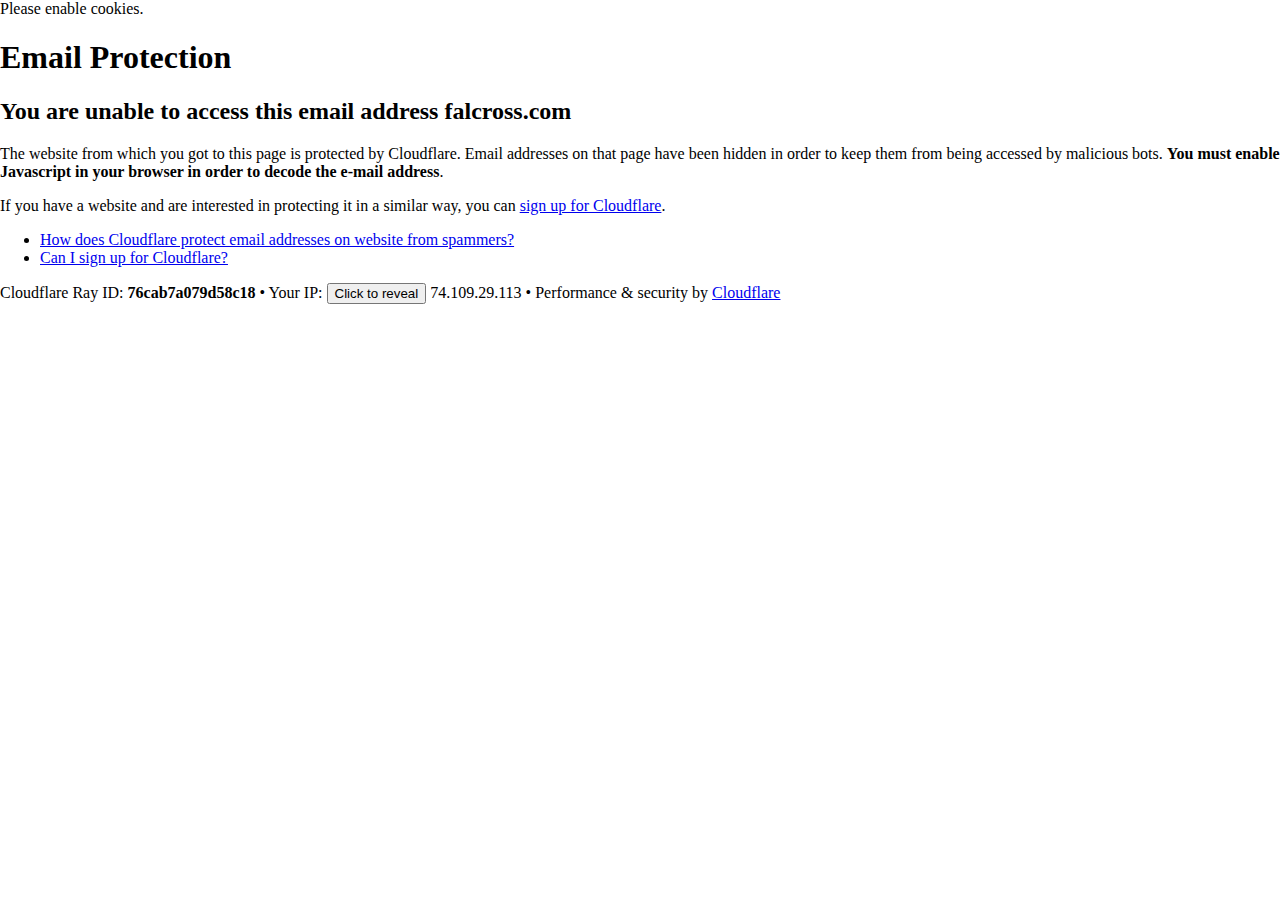
<file: cdn-cgi/l/email-protection.html>
<!DOCTYPE html>
<!--[if lt IE 7]> <html class="no-js ie6 oldie" lang="en-US"> <![endif]-->
<!--[if IE 7]>    <html class="no-js ie7 oldie" lang="en-US"> <![endif]-->
<!--[if IE 8]>    <html class="no-js ie8 oldie" lang="en-US"> <![endif]-->
<!--[if gt IE 8]><!--> <html class="no-js" lang="en-US"> <!--<![endif]-->
<head>
<title>Email Protection | Cloudflare</title>
<meta charset="UTF-8" />
<meta http-equiv="Content-Type" content="text/html; charset=UTF-8" />
<meta http-equiv="X-UA-Compatible" content="IE=Edge" />
<meta name="robots" content="noindex, nofollow" />
<meta name="viewport" content="width=device-width,initial-scale=1" />
<link rel="stylesheet" id="cf_styles-css" href="https://blog.falcross.com/cdn-cgi/styles/cf.errors.css" />
<!--[if lt IE 9]><link rel="stylesheet" id='cf_styles-ie-css' href="/cdn-cgi/styles/cf.errors.ie.css" /><![endif]-->
<style>body{margin:0;padding:0}</style>


<!--[if gte IE 10]><!-->
<script>
  if (!navigator.cookieEnabled) {
    window.addEventListener('DOMContentLoaded', function () {
      var cookieEl = document.getElementById('cookie-alert');
      cookieEl.style.display = 'block';
    })
  }
</script>
<!--<![endif]-->


</head>
<body>
  <div id="cf-wrapper">
    <div class="cf-alert cf-alert-error cf-cookie-error" id="cookie-alert" data-translate="enable_cookies">Please enable cookies.</div>
    <div id="cf-error-details" class="cf-error-details-wrapper">
      <div class="cf-wrapper cf-header cf-error-overview">
        <h1 data-translate="block_headline">Email Protection</h1>
        <h2 class="cf-subheadline"><span data-translate="unable_to_access">You are unable to access this email address</span> falcross.com</h2>
      </div><!-- /.header -->

      <div class="cf-section cf-wrapper">
        <div class="cf-columns two">
          <div class="cf-column">
            <p>The website from which you got to this page is protected by Cloudflare. Email addresses on that page have been hidden in order to keep them from being accessed by malicious bots. <strong>You must enable Javascript in your browser in order to decode the e-mail address</strong>.</p>
            <p>If you have a website and are interested in protecting it in a similar way, you can <a rel="noopener noreferrer" href="https://www.cloudflare.com/sign-up?utm_source=email_protection">sign up for Cloudflare</a>.</p>
          </div>

          <div class="cf-column">
            <div class="grid_4">
              <div class="rail">
                  <div class="panel">
                      <ul class="nobullets">
                        <li><a rel="noopener noreferrer" class="modal-link-faq" href="https://support.cloudflare.com/hc/en-us/articles/200170016-What-is-Email-Address-Obfuscation-">How does Cloudflare protect email addresses on website from spammers?</a></li>
                        <li><a rel="noopener noreferrer" class="modal-link-faq" href="https://support.cloudflare.com/hc/en-us/categories/200275218-Getting-Started">Can I sign up for Cloudflare?</a></li>
                    </ul>
                </div>
              </div>
            </div>
          </div>
        </div>
      </div><!-- /.section -->

      <div class="cf-error-footer cf-wrapper w-240 lg:w-full py-10 sm:py-4 sm:px-8 mx-auto text-center sm:text-left border-solid border-0 border-t border-gray-300">
  <p class="text-13">
    <span class="cf-footer-item sm:block sm:mb-1">Cloudflare Ray ID: <strong class="font-semibold">76cab7a079d58c18</strong></span>
    <span class="cf-footer-separator sm:hidden">&bull;</span>
    <span id="cf-footer-item-ip" class="cf-footer-item hidden sm:block sm:mb-1">
      Your IP:
      <button type="button" id="cf-footer-ip-reveal" class="cf-footer-ip-reveal-btn">Click to reveal</button>
      <span class="hidden" id="cf-footer-ip">74.109.29.113</span>
      <span class="cf-footer-separator sm:hidden">&bull;</span>
    </span>
    <span class="cf-footer-item sm:block sm:mb-1"><span>Performance &amp; security by</span> <a rel="noopener noreferrer" href="https://www.cloudflare.com/5xx-error-landing" id="brand_link" target="_blank">Cloudflare</a></span>
    
  </p>
  <script>(function(){function d(){var b=a.getElementById("cf-footer-item-ip"),c=a.getElementById("cf-footer-ip-reveal");b&&"classList"in b&&(b.classList.remove("hidden"),c.addEventListener("click",function(){c.classList.add("hidden");a.getElementById("cf-footer-ip").classList.remove("hidden")}))}var a=document;document.addEventListener&&a.addEventListener("DOMContentLoaded",d)})();</script>
</div><!-- /.error-footer -->


    </div><!-- /#cf-error-details -->
  </div><!-- /#cf-wrapper -->

  <script>
  window._cf_translation = {};
  
  
</script>

</body>
</html>
</file>
